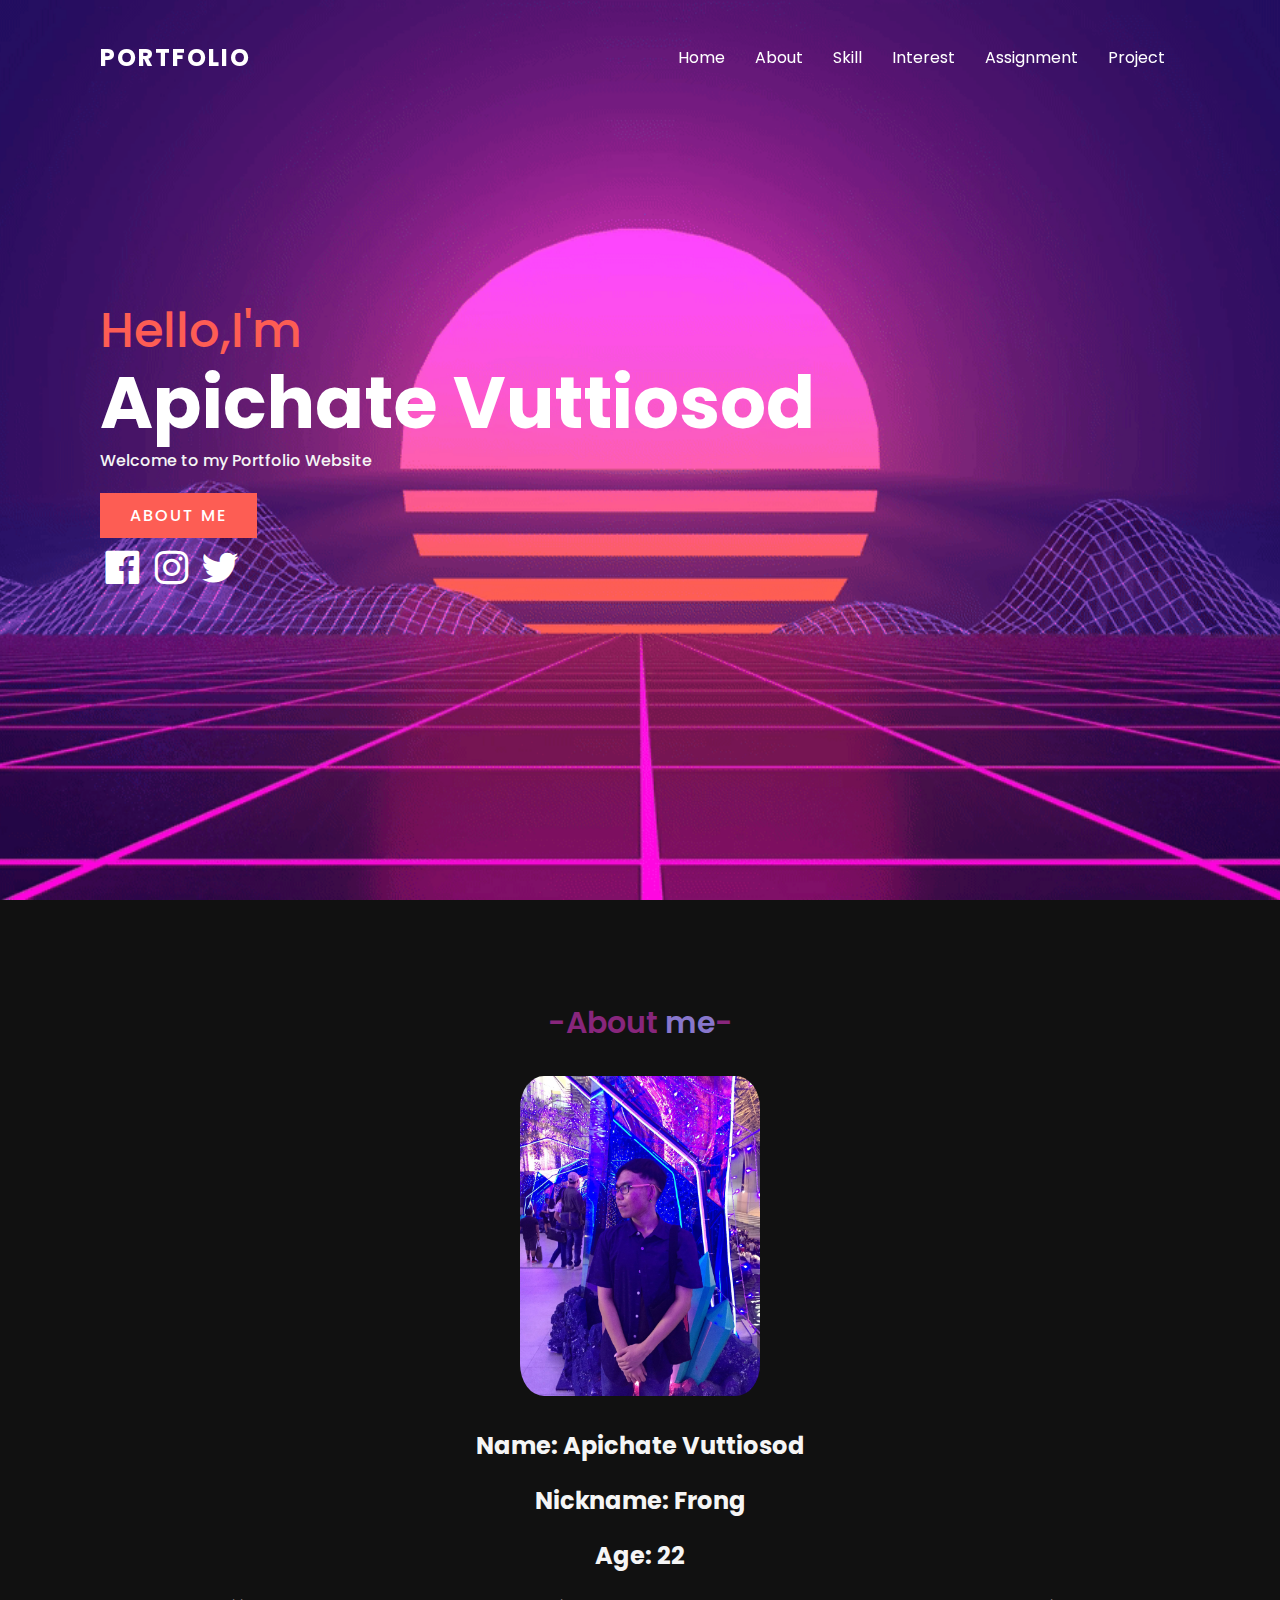
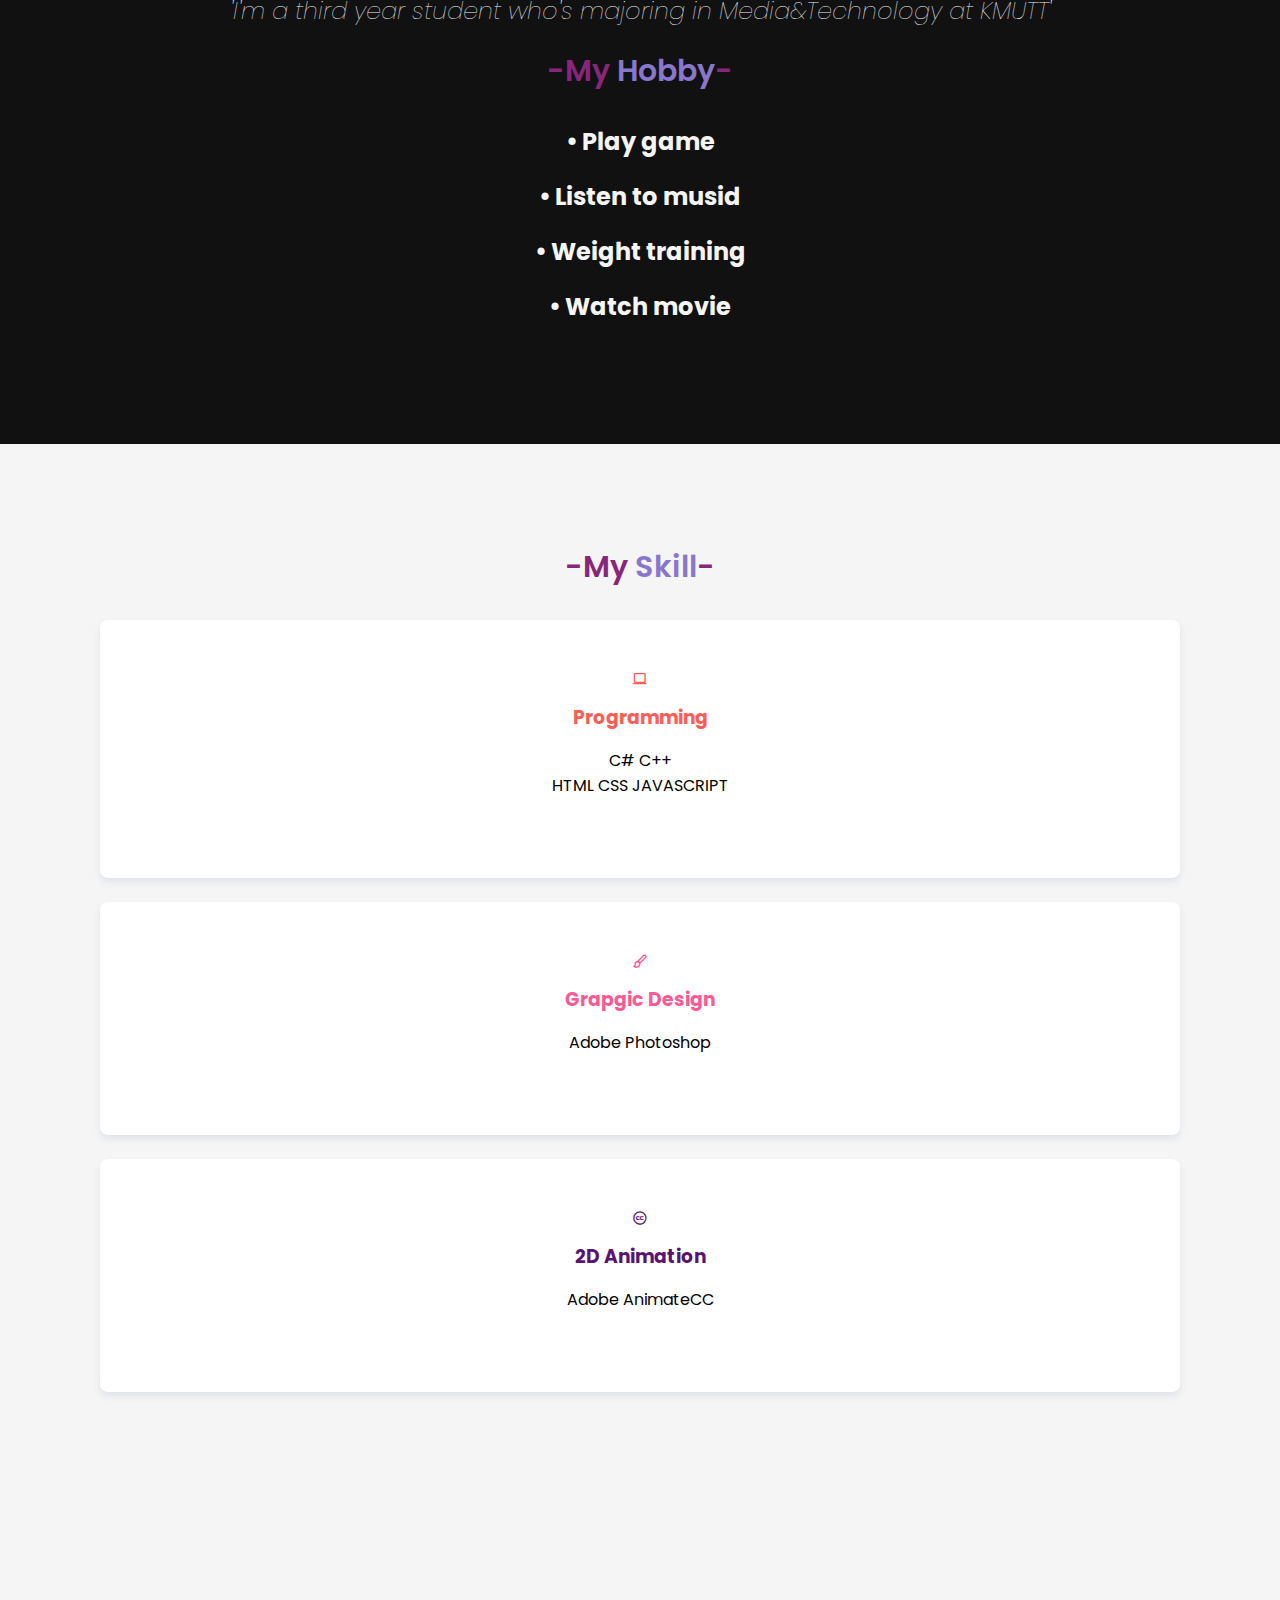
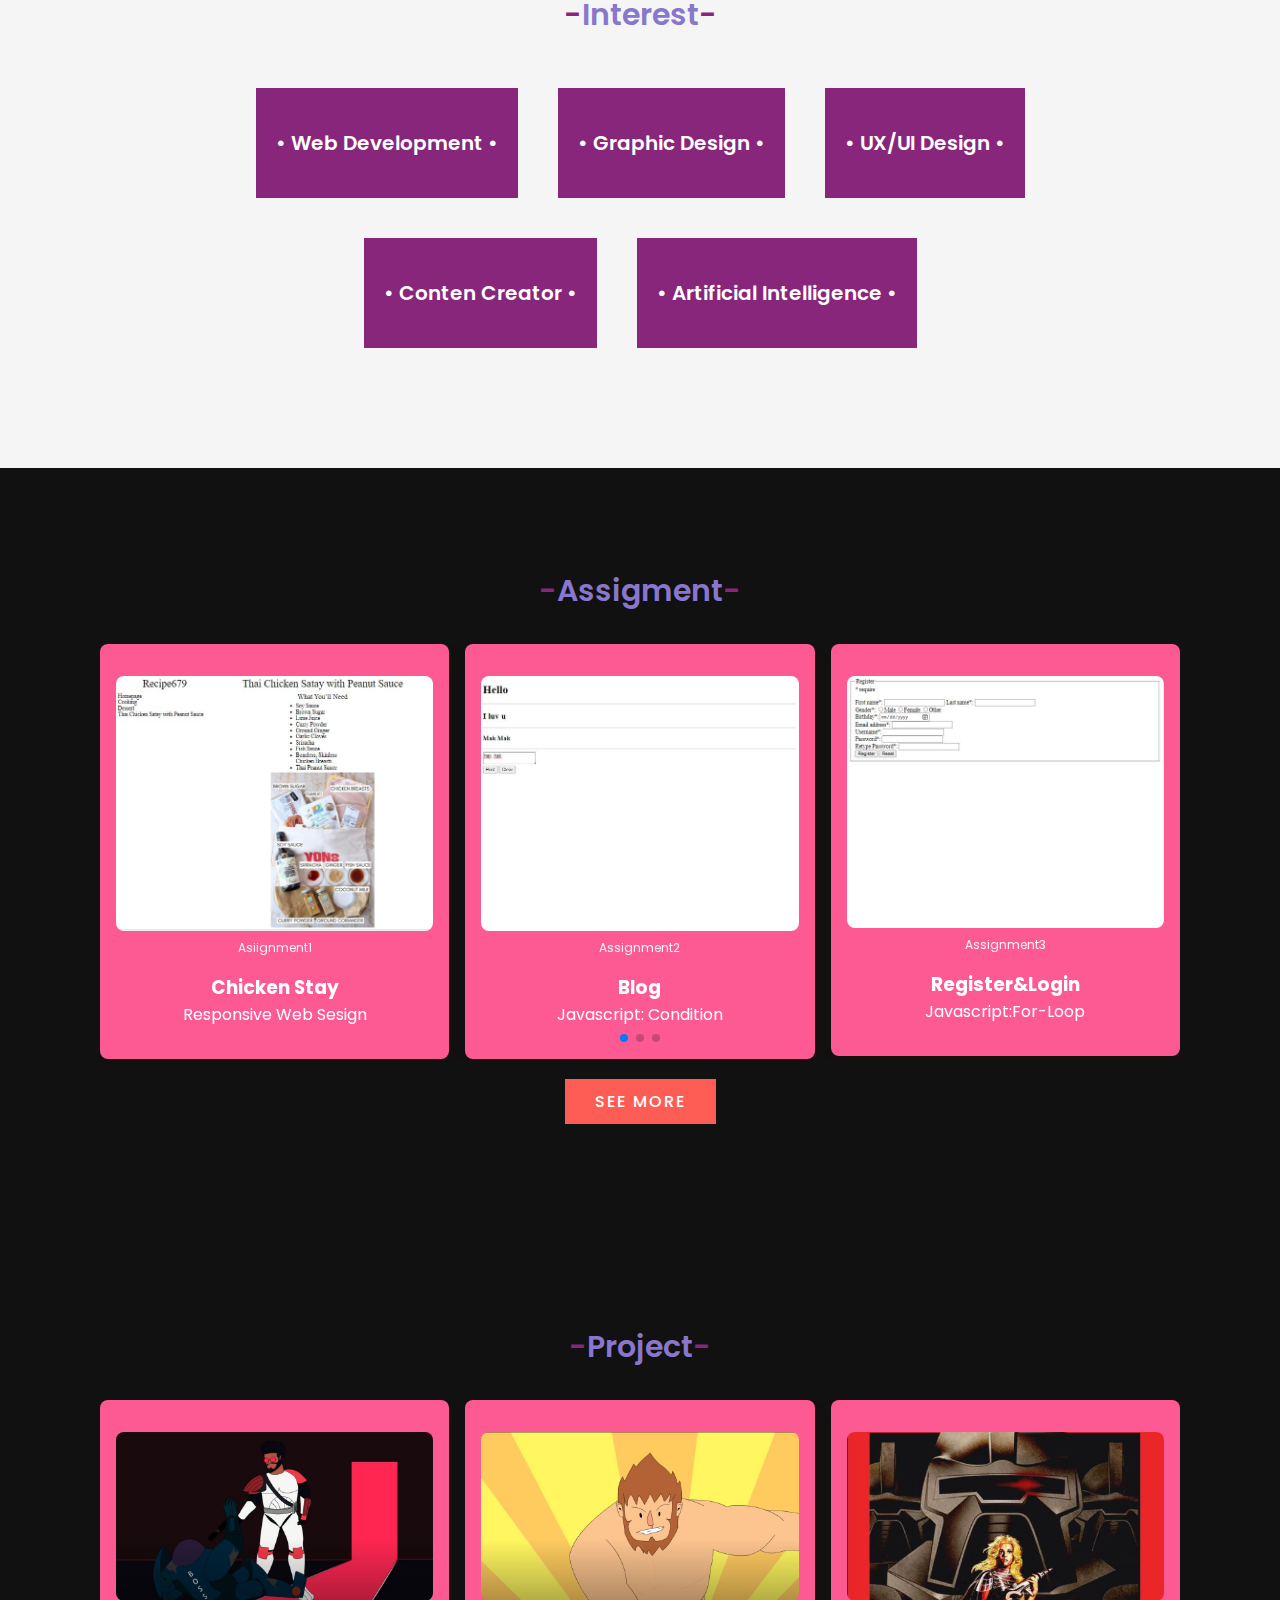
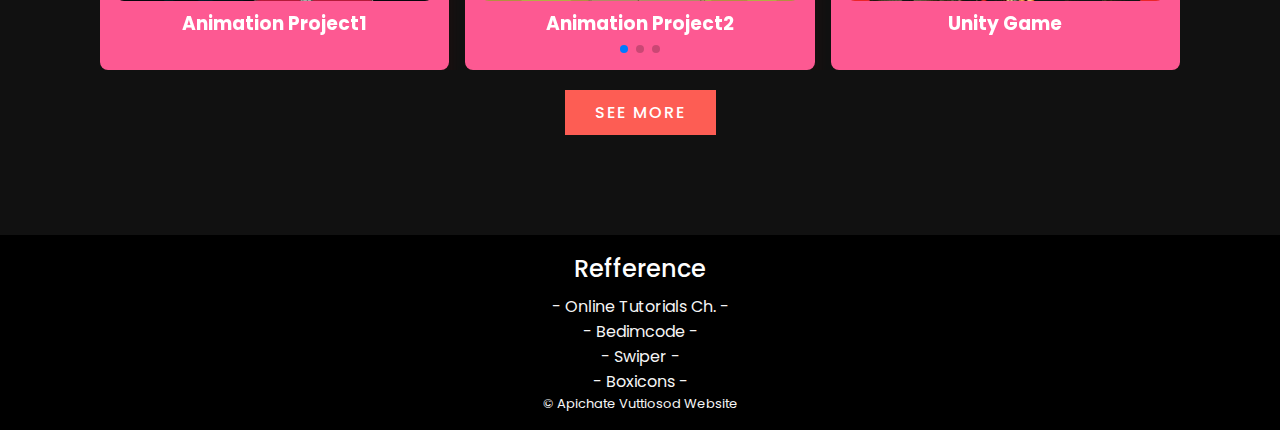
<file: index.html>
<!DOCTYPE html>
<html lang="en">
<head>
    <meta charset="UTF-8">
    <meta http-equiv="X-UA-Compatible" content="IE=edge">
    <meta name="viewport" content="width=device-width, initial-scale=1.0">

    <link rel="stylesheet" href="./css/style.css">
    <link rel="stylesheet" href="./css/swiper-bundle.min.css">
    <link href='https://cdn.jsdelivr.net/npm/boxicons@2.0.5/css/boxicons.min.css' rel='stylesheet'>
    <title>Portfolio</title>

</head>
<body>

    <!--=============START OF HEADER===================-->
    <header>
        <a href="#home" class="logo">Portfolio</a>
        <div class="toggle" onclick="toggleMenu();"></div>
        <ul class="menu">
            <li><a href="#home">Home</a></li>
            <li><a href="#about">About</a></li>
            <li><a href="#skill">Skill</a></li>
            <li><a href="#interest">Interest</a></li>
            <li><a href="#assignment">Assignment</a></li>
            <li><a href="#project">Project</a></li>
        </ul>
    </header>
    <!--=============END OF HEADER===================-->

    <!--=============START OF BANNER===================-->
    <section class="banner" id="home">
        <div class="textBox">
            <h2>Hello,I'm<br><span class="pink">Apichate </span><span class="violet" >Vuttiosod</span></h2>
            <h3>Welcome to my Portfolio Website</h3>
            <a href="#about" class="btn">About me</a>
            <div class="home_social">
                <a href="https://www.facebook.com/apichate.vuttiosod/" target="_blank" class="home__social-icon"><i class='bx bxl-facebook-square'></i></a>
                <a href="https://www.instagram.com/frongy_z/" target="_blank" class="home__social-icon"><i class='bx bxl-instagram'></i></a>
                <a href="https://twitter.com/" target="_blank" class="home__social-icon"><i class='bx bxl-twitter'></i></a>
            </div>
        </div>
    </section>
    <!--=============END OF BANNER===================-->

    <!--=============START OF ABOUT===================-->
    <section class="about" id="about">
        <div class="heading" data-aos="fade-up">
            <h2>-About <span class="pink">me</span>-</h2>
        </div>
        <div class="content no flex">
            <div class="w50">
                <img src="./pic/pro.jpg" class="img">
            </div><br>
            <div class="contentBox">
                <h3>Name: Apichate Vuttiosod</h3>
                <h3>Nickname: Frong</h3>
                <h3>Age: 22</h3>
                <h3 class="italic">'I'm a third year student who's majoring in Media&Technology at KMUTT'</h3>
            </div>
        </div>  
        <!--=============START OF HOBBY===================-->
        <div class="content no flex">
            <div class="hobby">
                <div class="heading" data-aos="fade-up">
                   <h2>-My <span class="pink">Hobby</span>-</h2>
                </div>
                <div class="contentBox">
                  <h3>• Play game</h3>
                  <h3>• Listen to musid</h3>
                  <h3>• Weight training</h3>
                  <h3>• Watch movie</h3>
                </div> 
              </div>
        </div>
        <!--=============END OF HOBBY===================-->
    </section>
    <!--=============END OF ABOUT===================-->

    <!--=============END OF Skill===================-->
    <section class="services" id="skill">
        <div class="heading">
            <h2>-My <span class="pink">Skill</span>-</h2>
        </div>
        <div class="services__container bd-grid">
            <div class="services__data">
                <i class='bx bx-laptop services__icon1'></i>
                <h3 class="services__title1">Programming</h3>
                <p class="services__description">C# C++<br>HTML CSS JAVASCRIPT</p>
            </div>

            <div class="services__data">
                <i class='bx bx-paint services__icon2'></i>
                <h3 class="services__title2">Grapgic Design</h3>
                <p class="services__description">Adobe Photoshop</p>
            </div>

            <div class="services__data">
                <i class='bx bxl-creative-commons services__icon3'></i>
                <h3 class="services__title3">2D Animation</h3>
                <p class="services__description">Adobe AnimateCC</p>
            </div>
        </div>
     </section>
    <!--=============END OF Skill===================-->

    <!--=============END OF Interest===================-->
    <section class="services" id="interest">
        <div class="heading">
            <h2>-<span class="pink">Interest</span>-</h2>
        </div>
        <div class="content">
            <div class="servicesBx">
               <h2>• Web Development •</h2>
            </div>
           <div class="servicesBx">
               <h2>• Graphic Design •</h2>
           </div>
           <div class="servicesBx">
              <h2>• UX/UI Design •</h2>

            </div>
           <div class="servicesBx">
                <h2>• Conten Creator •</h2>
            </div>
            <div class="servicesBx">
                <h2>• Artificial Intelligence •</h2>
            </div>
        </div>
    </section>
    <!--=============END OF Interest===================-->

    <!--=============START OF ASSIGNMENT===================-->
    <section class="testimonial bd-container section" id="assignment">
        <div class="heading">
            <h2>-<span class="pink">Assigment</span>-</h2>
        </div>
        <div class="testimonial__container swiper-container">
            <div class="swiper-wrapper">
                <div class="testimonial__content swiper-slide">
                    <img src="./pic/food.JPG" alt="" class="testimonial__img">
                    <span class="testimonial__client">Asiignment1</span>
                    <h3 class="testimonial__title">Chicken Stay</h3>
                    <p class="testimonial__description">Responsive Web Sesign</p>
                </div>
                <div class="testimonial__content swiper-slide">
                    <img src="./pic/blog.JPG" alt="" class="testimonial__img">
                    <span class="testimonial__client">Assignment2</span>
                    <h3 class="testimonial__title">Blog</h3>
                    <p class="testimonial__description">Javascript: Condition</p>
                </div>
                <div class="testimonial__content swiper-slide">
                    <img src="./pic/regist.JPG" alt="" class="testimonial__img">
                    <span class="testimonial__client">Assignment3</span>
                    <h3 class="testimonial__title">Register&Login</h3>
                    <p class="testimonial__description">Javascript:For-Loop</p>
                </div>
            </div>
            <div class="swiper-pagination"></div>
        </div>
        <div class="wrapper">
            <a href="./assignment.html" class="btn1">See more</a>
        </div>
    </section>
    <!--=============END OF ASSIGNMENT===================-->

    <!--=============Start OF Project===================-->
    <section class="testimonial bd-container section" id="project">
        <div class="heading">
            <h2>-<span class="pink">Project</span>-</h2>
        </div>
        <div class="testimonial__container swiper-container">
            <div class="swiper-wrapper">
                <div class="testimonial__content swiper-slide">
                    <img src="./pic/anime1.JPG" alt="" class="testimonial__img">
                    <h3 class="testimonial__title">Animation Project1</h3>
                </div>
                <div class="testimonial__content swiper-slide">
                    <img src="./pic/anime2.JPG" alt="" class="testimonial__img">
                    <h3 class="testimonial__title">Animation Project2</h3>
                </div>
                <div class="testimonial__content swiper-slide">
                    <img src="./pic/post.JPG" alt="" class="testimonial__img">
                    <h3 class="testimonial__title">Unity Game</h3>
                </div>
            </div>
            <div class="swiper-pagination"></div>
        </div>
        <div class="wrapper">
            <a href="./project.html" class="btn1">See more</a>
        </div>
    </section>
    <!--=============End OF Project===================-->
     
    <!--=====Start OF FOOTER =====-->
    <footer class="footer">
        <div class="footer__container">
            <div class="Ref">Refference 
            </div>
            <div class="textLink">
                <a href="https://www.youtube.com/channel/UCbwXnUipZsLfUckBPsC7Jog" class="text">- Online Tutorials Ch. -</a><br>
                <a href="https://www.buymeacoffee.com/bedimcode" class="text">- Bedimcode -</a><br>
                <a href="https://swiperjs.com/" class="text">- Swiper -</a><br>
                <a href="https://boxicons.com/" class="text">- Boxicons -</a>
            </div>
            <div class="footer__copy">&#169; Apichate Vuttiosod Website</div>
        </div>

    </footer>
    <!--=====END OF FOOTER =====-->
        
    <!-- ===== SWIPER JS ===== -->
    <script src="./js/swiper-bundle.min.js"></script>
    
    <!--===== MAIN JS =====-->
    <script src="./js/main.js"></script>

</body>
</html>
</file>
<file: Blogger/index.html>
<!DOCTYPE html>
<html>

<head>
    <meta charset='utf-8'>
    <meta http-equiv='X-UA-Compatible' content='IE=edge'>
    <title>Blogger</title>
    <meta name='viewport' content='width=device-width, initial-scale=1'>
    <script src='main.js'></script>
</head>

<body>
    <h1>
        <div id="topic1"></div>
    </h1>
    <hr>
    <h2>
        <div id="comment1"></div>
    </h2>
    <hr>
    <h3>
        <div id="comment2"></div>
    </h3>
    <hr>
    <textarea name="text1" id="text1"></textarea>
    <br/>
    <button type="button" onclick="postFunction()">Post</button>
    <button type="button" onclick="clearFunction()">Clear</button>
</body>

</html>
</file>
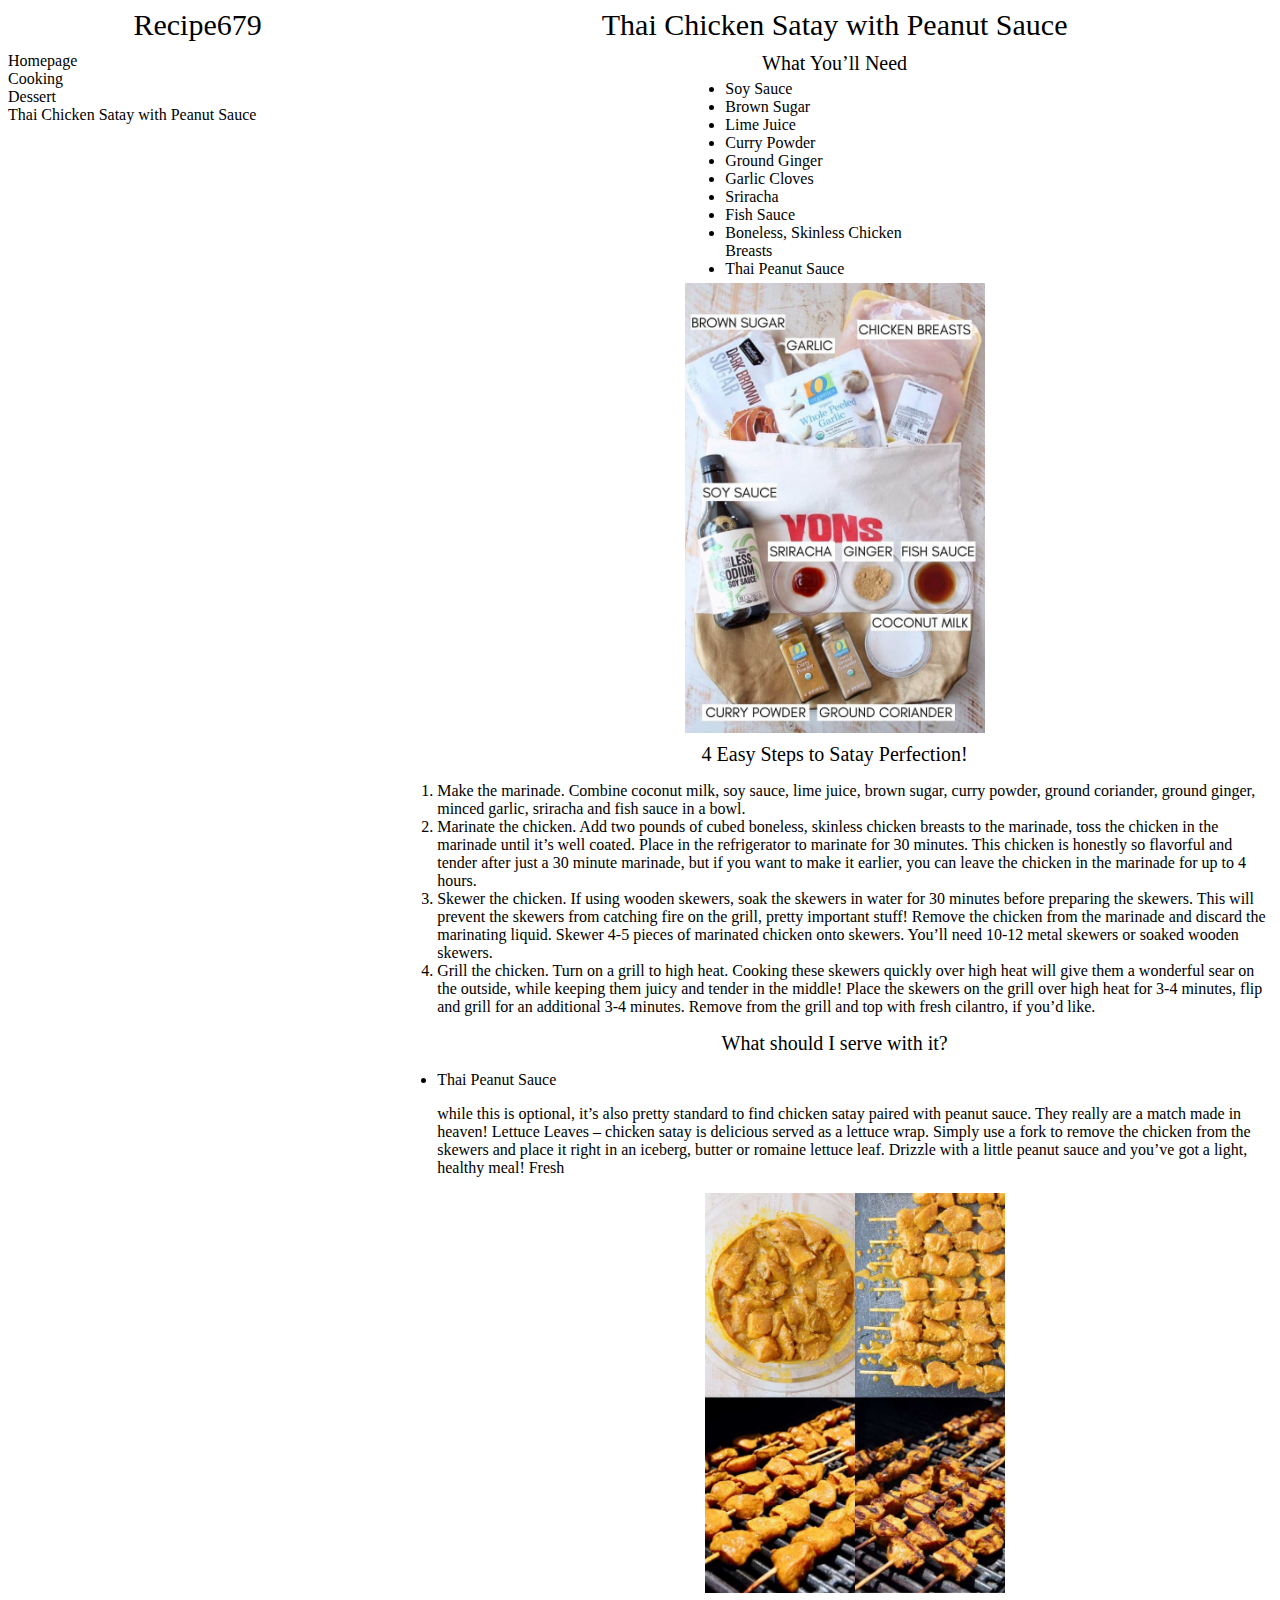
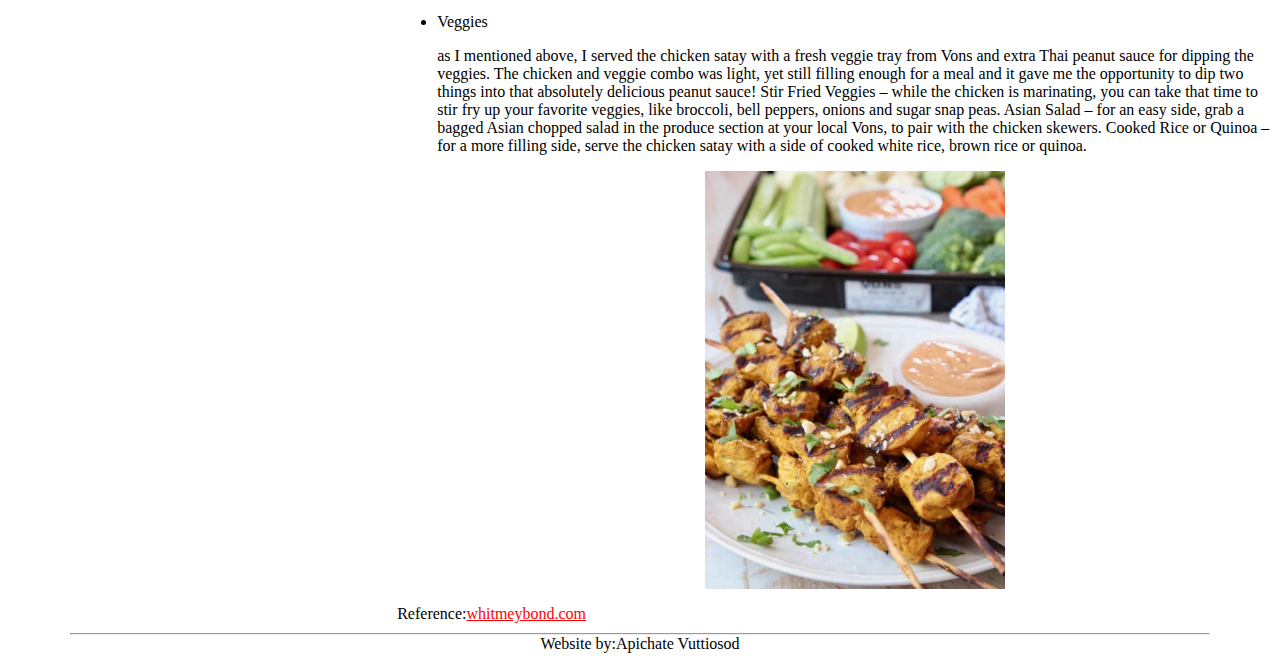
<file: Food2/index.html>
<!DOCTYPE html>
<html>
<head>
	<meta charset="UTF-8">
    <meta http-equiv="X-UA-Compatible" content="IE=edge">
    <meta name="viewport" content="width=device-width, initial-scale=1.0">
    <link rel='stylesheet' href="style.css">
    <title>Food Recipe</title>
</head>
<body>
	<div class="grid-container">
        <div id="logo">Recipe679</div>
        <div id="header">Thai Chicken Satay with Peanut Sauce</div>
        <div id="main2">
            Homepage <br>
			Cooking <br>
			Dessert <br>
			Thai Chicken Satay with Peanut Sauce <br>
		</div>
        <div id="main3">
            <div id="what">What You’ll Need</div>
			<ul class="mat_bul">
				<li>Soy Sauce</li>
				<li>Brown Sugar</li>
				<li>Lime Juice</li>
				<li>Curry Powder</li>
				<li>Ground Ginger</li>
				<li>Garlic Cloves</li>
				<li>Sriracha</li>
				<li>Fish Sauce</li>
				<li>Boneless, Skinless Chicken Breasts</li>
				<li>Thai Peanut Sauce </li>
			</ul>
            <div>
                <img class="material_pic" src="material.jpg" alt="materials">
            </div>
            <div id="step">4 Easy Steps to Satay Perfection!</div>
            <ol>
                <li>Make the marinade. Combine coconut milk, soy sauce, lime juice, brown sugar, curry powder, ground coriander, ground ginger, minced garlic, sriracha and fish sauce in a bowl.</li>
                <li>Marinate the chicken. Add two pounds of cubed boneless, skinless chicken breasts to the marinade, toss the chicken in the marinade until it’s well coated. Place in the refrigerator to marinate for 30 minutes. This chicken is honestly so flavorful and tender after just a 30 minute marinade, but if you want to make it earlier, you can leave the chicken in the marinade for up to 4 hours.</li>
                <li>Skewer the chicken. If using wooden skewers, soak the skewers in water for 30 minutes before preparing the skewers. This will prevent the skewers from catching fire on the grill, pretty important stuff! Remove the chicken from the marinade and discard the marinating liquid. Skewer 4-5 pieces of marinated chicken onto skewers. You’ll need 10-12 metal skewers or soaked wooden skewers.</li>
                <li>Grill the chicken. Turn on a grill to high heat. Cooking these skewers quickly over high heat will give them a wonderful sear on the outside, while keeping them juicy and tender in the middle! Place the skewers on the grill over high heat for 3-4 minutes, flip and grill for an additional 3-4 minutes. Remove from the grill and top with fresh cilantro, if you’d like.</li>
            </ol>
            <div id="serve">What should I serve with it?</div>
            <ul class="serve_bullet">
               <li>
                    Thai Peanut Sauce
                    <p>while this is optional, it’s also pretty standard to find chicken satay paired with peanut sauce. They really are a match made in heaven! Lettuce Leaves – chicken satay is delicious served as a lettuce wrap. Simply use a fork to remove the chicken from the skewers and place it right in an iceberg, butter or romaine lettuce leaf. Drizzle with a little peanut sauce and you’ve got a light, healthy meal! Fresh</p>
                </li>
                <img id="peanut" src="peanut.jpg" alt="peanut">
                <li>
                    Veggies
                    <p>
                        as I mentioned above, I served the chicken satay with a fresh veggie tray from Vons and extra Thai peanut sauce for dipping the veggies. The chicken and veggie combo was light, yet still filling enough for a meal and it gave me the opportunity to dip two things into that absolutely delicious peanut sauce! Stir Fried Veggies – while the chicken is marinating, you can take that time to stir fry up your favorite veggies, like broccoli, bell peppers, onions and sugar snap peas. Asian Salad – for an easy side, grab a bagged Asian chopped salad in the produce section at your local Vons, to pair with the chicken skewers. Cooked Rice or Quinoa – for a more filling side, serve the chicken satay with a side of cooked white rice, brown rice or quinoa.
                    </p>
                </li>
                <img id="vegie" src="veagie.jpg" alt="veagie">
            </ul>
            <div class="Ref">
                Reference:<a href=https://whitneybond.com/chicken-satay>whitmeybond.com</a>
            </div>
        </div>
        <div id="footer">
            <hr class="solid">
            Website by:Apichate Vuttiosod
        </div>
	</div>
</body>
</html>
</file>
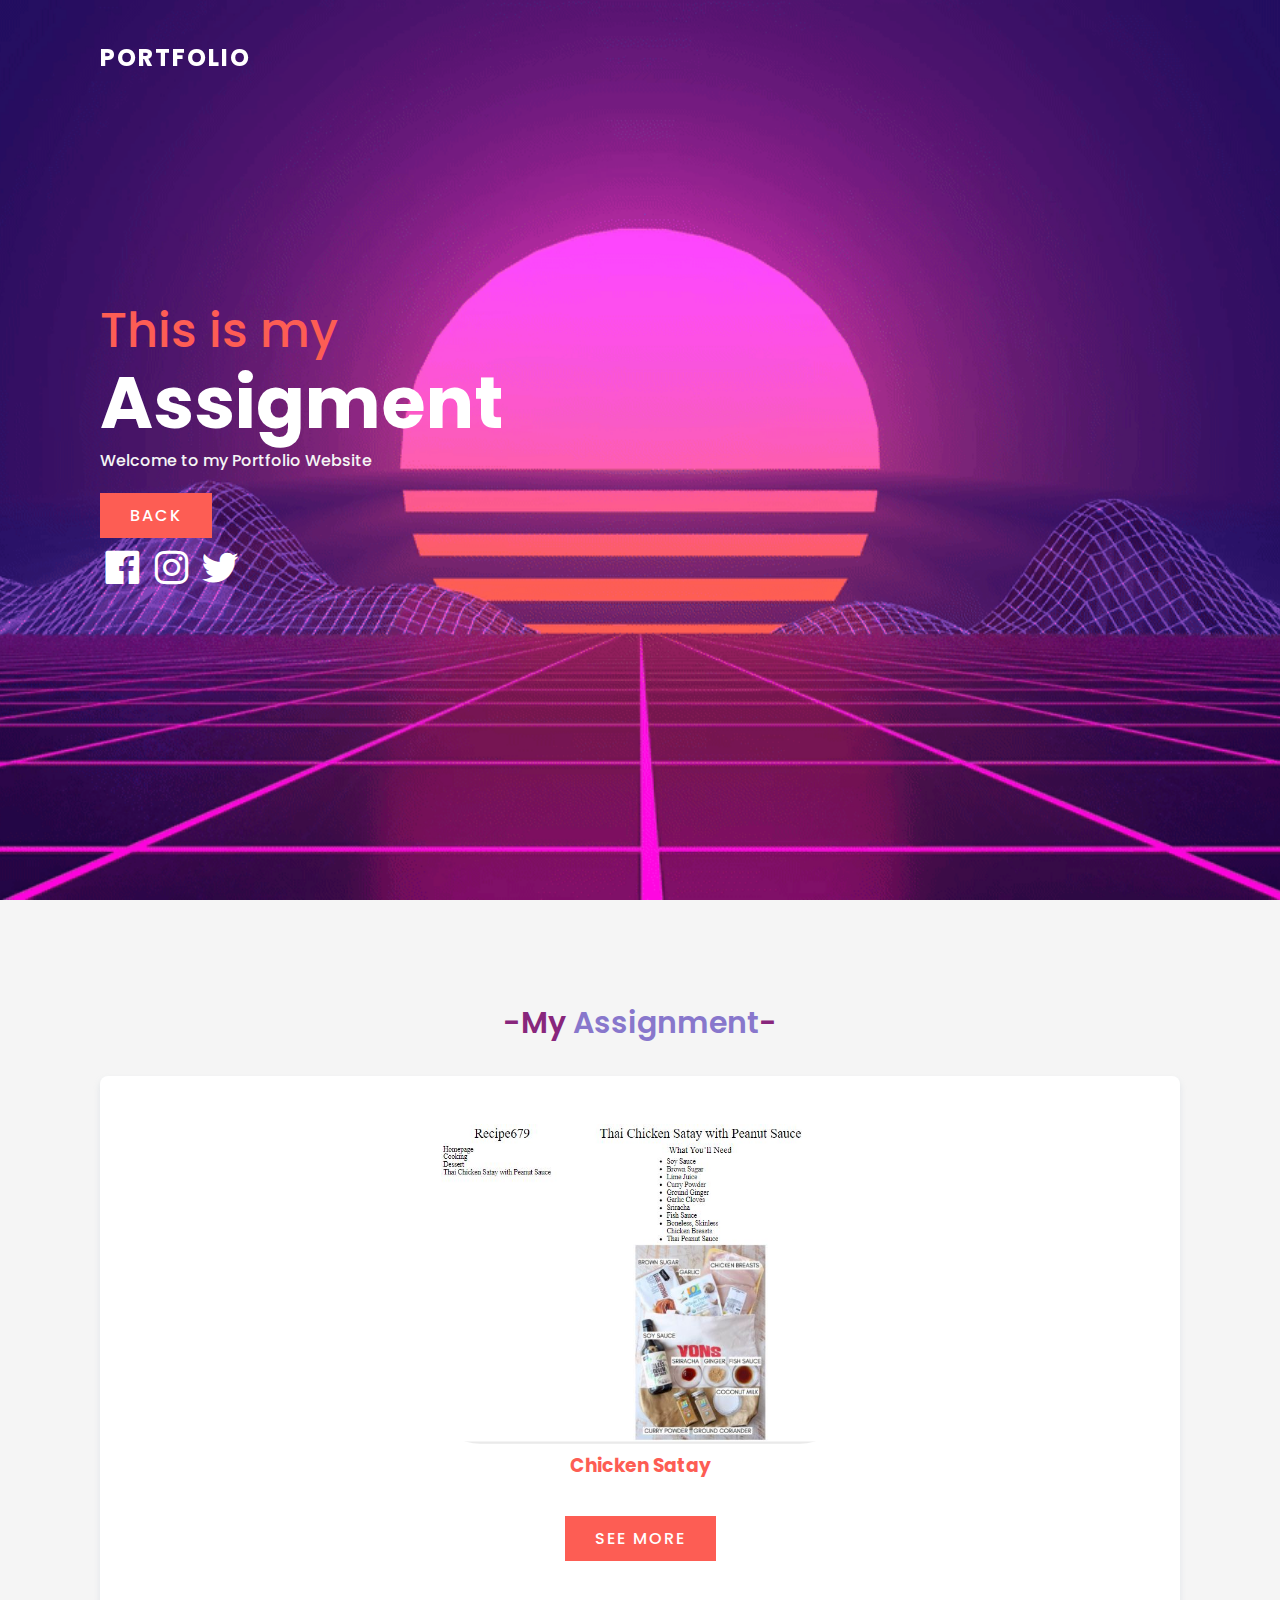
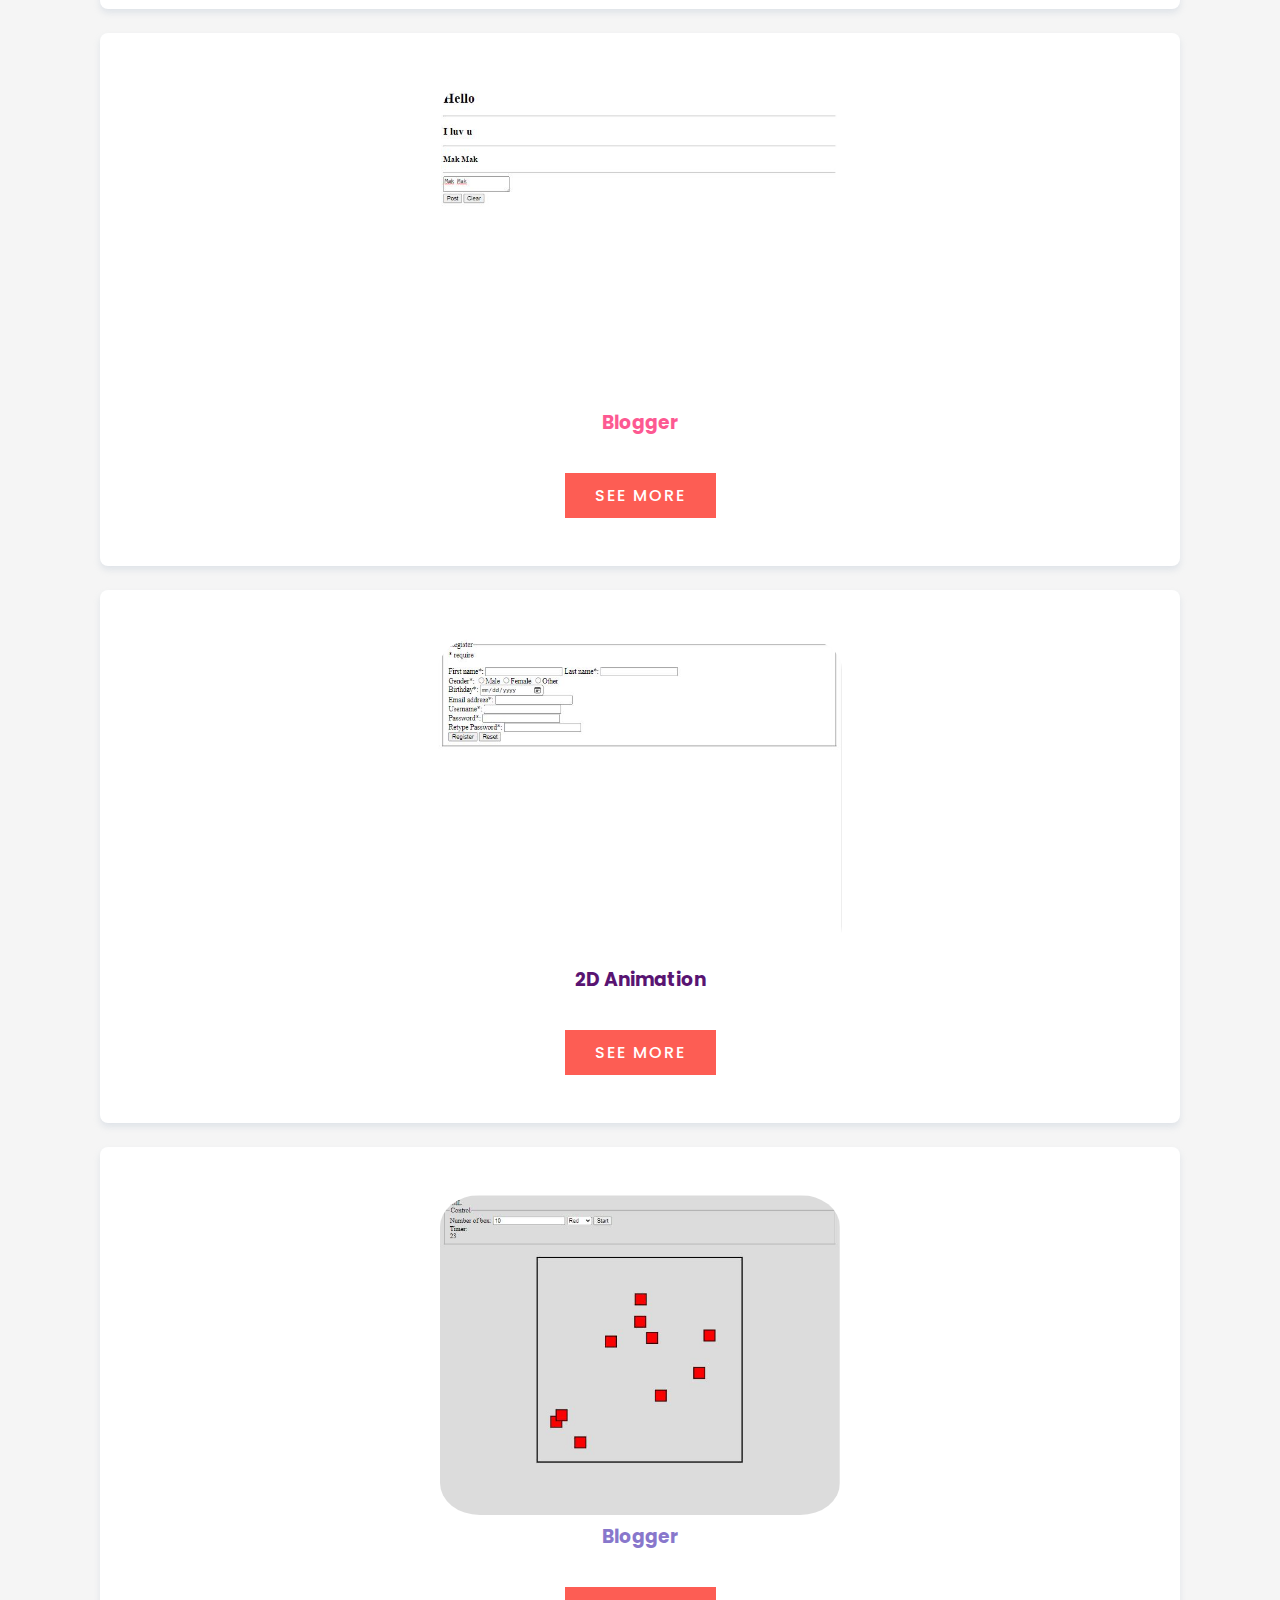
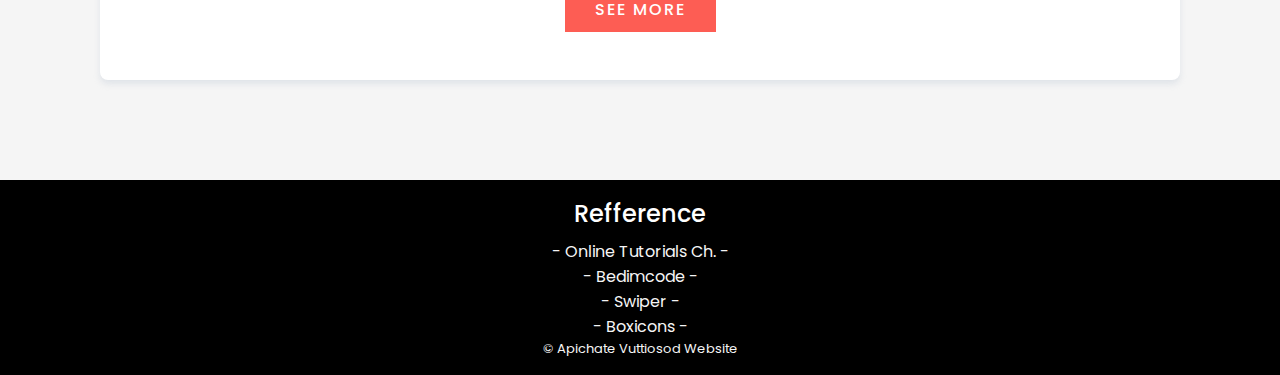
<file: assignment.html>
<!DOCTYPE html>
<html lang="en">
<head>
    <meta charset="UTF-8">
    <meta http-equiv="X-UA-Compatible" content="IE=edge">
    <meta name="viewport" content="width=device-width, initial-scale=1.0">

    <link rel="stylesheet" href="./css/style.css">
    <link rel="stylesheet" href="./css/swiper-bundle.min.css">
    <link href='https://cdn.jsdelivr.net/npm/boxicons@2.0.5/css/boxicons.min.css' rel='stylesheet'>
    <title>Portfolio</title>

</head>
<body>

    <!--=============START OF HEADER===================-->
    <header>
        <a href="#home" class="logo">Portfolio</a>
        
    </header>
    <!--=============END OF HEADER===================-->

    <!--=============START OF BANNER===================-->
    <section class="banner" id="home">
        <div class="textBox">
            <h2>This is my<br><span class="pink">Assigment</h2>
            <h3>Welcome to my Portfolio Website</h3>
            <a href="./Index.html" class="btn">Back</a>
            <div class="home_social">
                <a href="https://www.facebook.com/apichate.vuttiosod/" target="_blank" class="home__social-icon"><i class='bx bxl-facebook-square'></i></a>
                <a href="https://www.instagram.com/frongy_z/" target="_blank" class="home__social-icon"><i class='bx bxl-instagram'></i></a>
                <a href="https://twitter.com/" target="_blank" class="home__social-icon"><i class='bx bxl-twitter'></i></a>
            </div>
        </div>
    </section>
    <!--=============END OF BANNER===================-->

     <!--=============START OF ASSIGMENT===================-->
    <section class="services" id="skill">
        <div class="heading">
            <h2>-My <span class="pink">Assignment</span>-</h2>
        </div>
        <div class="services__container bd-grid">
            <div class="services__data">
                <img src="/pic/food.JPG">
                <h3 class="services__title1">Chicken Satay</h3>
                <a href="./Food2/index.html" class="btn">See More</a>
            </div>

            <div class="services__data">
                <img src="/pic/blog.JPG">
                <h3 class="services__title2">Blogger</h3>
                <a href="./Blogger/index.html" class="btn">See More</a>
            </div>

            <div class="services__data">
                <img src="/pic/regist.JPG">
                <h3 class="services__title3">2D Animation</h3>
                <a href="./Regist/register.html" class="btn">See More</a>
            </div>

            <div class="services__data">
                <img src="/pic/game.JPG">
                <h3 class="services__title4">Blogger</h3>
                <a href="./Game/Index.html" class="btn">See More</a>
            </div>
        </div>
     </section>
    <!--=============END OF Assignment===================-->

    <!--=====Start OF FOOTER =====-->
    <footer class="footer">
        <div class="footer__container">
            <div class="Ref">Refference 
            </div>
            <div class="textLink">
                <a href="https://www.youtube.com/channel/UCbwXnUipZsLfUckBPsC7Jog" class="text">- Online Tutorials Ch. -</a><br>
                <a href="https://www.buymeacoffee.com/bedimcode" class="text">- Bedimcode -</a><br>
                <a href="https://swiperjs.com/" class="text">- Swiper -</a><br>
                <a href="https://boxicons.com/" class="text">- Boxicons -</a>
            </div>
            <div class="footer__copy">&#169; Apichate Vuttiosod Website</div>
        </div>

    </footer>
    <!--=====END OF FOOTER =====-->

    <!-- ===== SWIPER JS ===== -->
    <script src="./js/swiper-bundle.min.js"></script>
    
    <!--===== MAIN JS =====-->
    <script src="./js/main.js"></script>

</body>
</html>
</file>
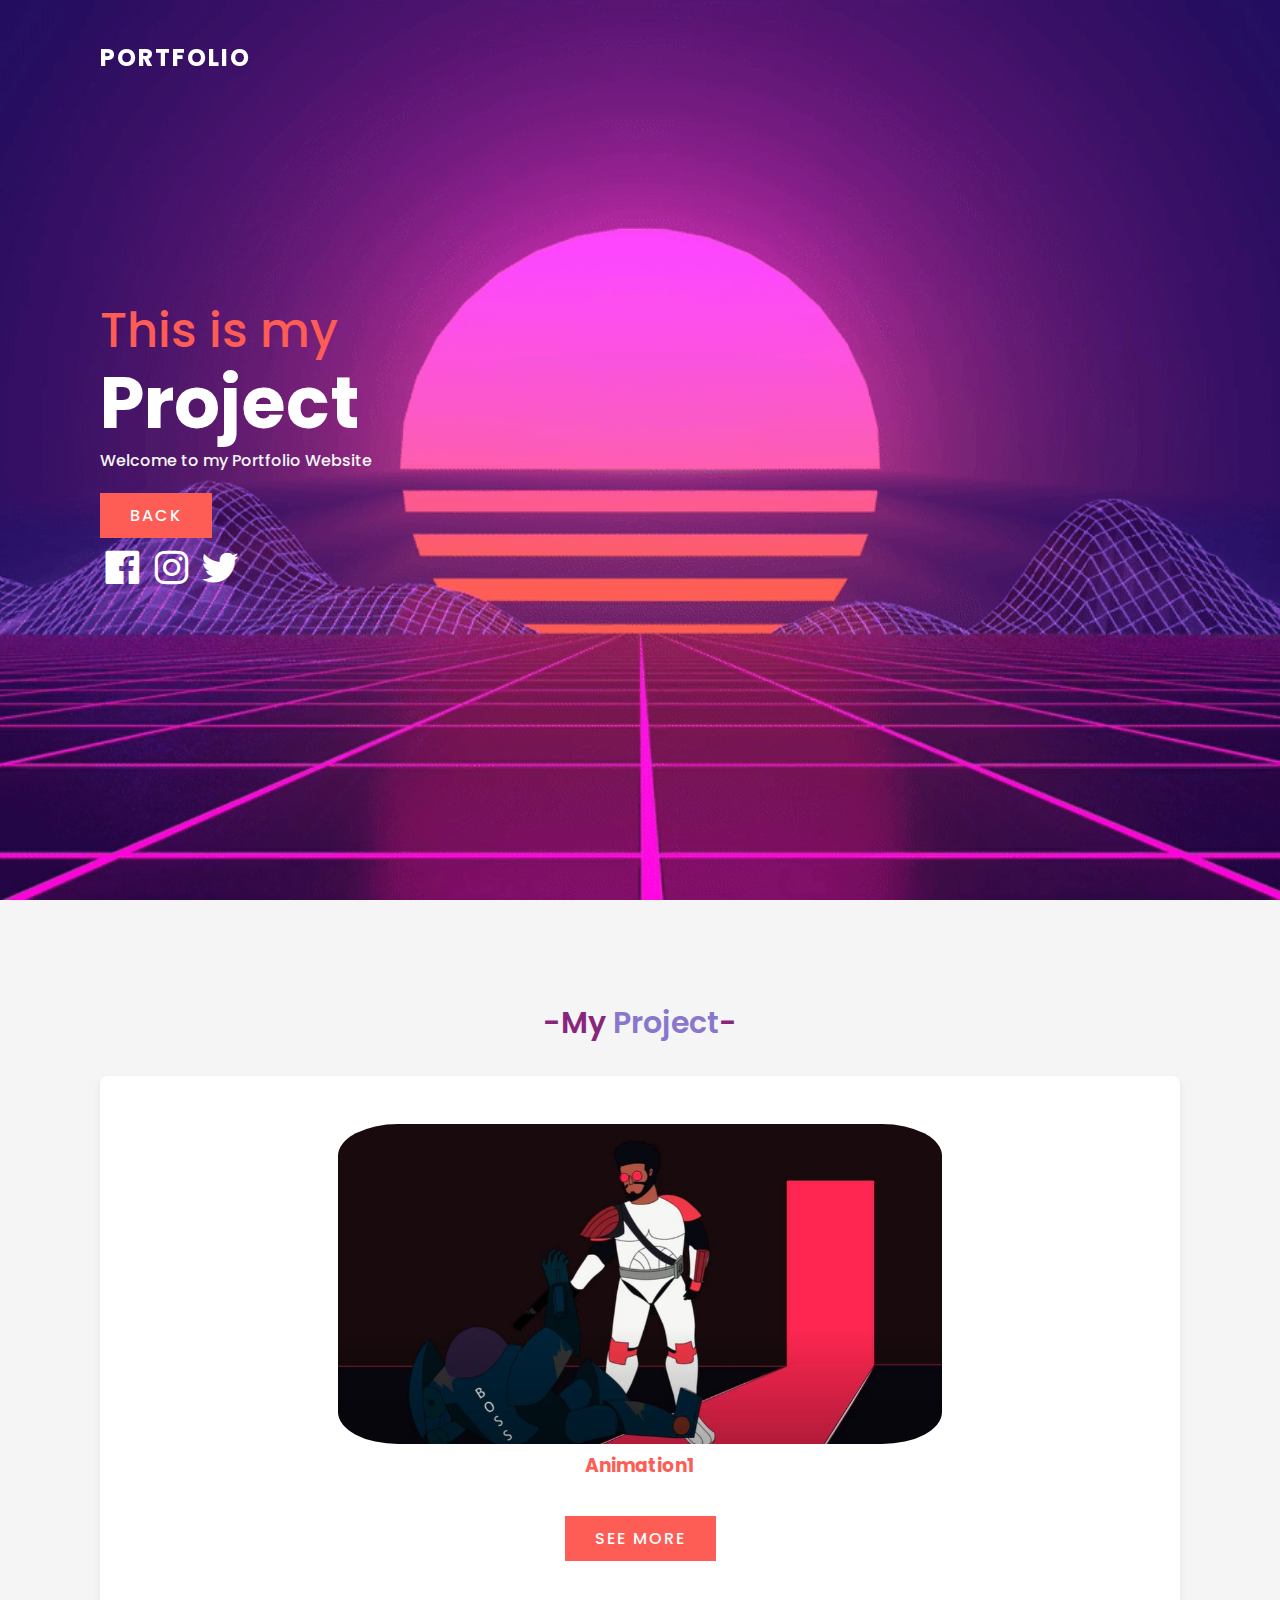
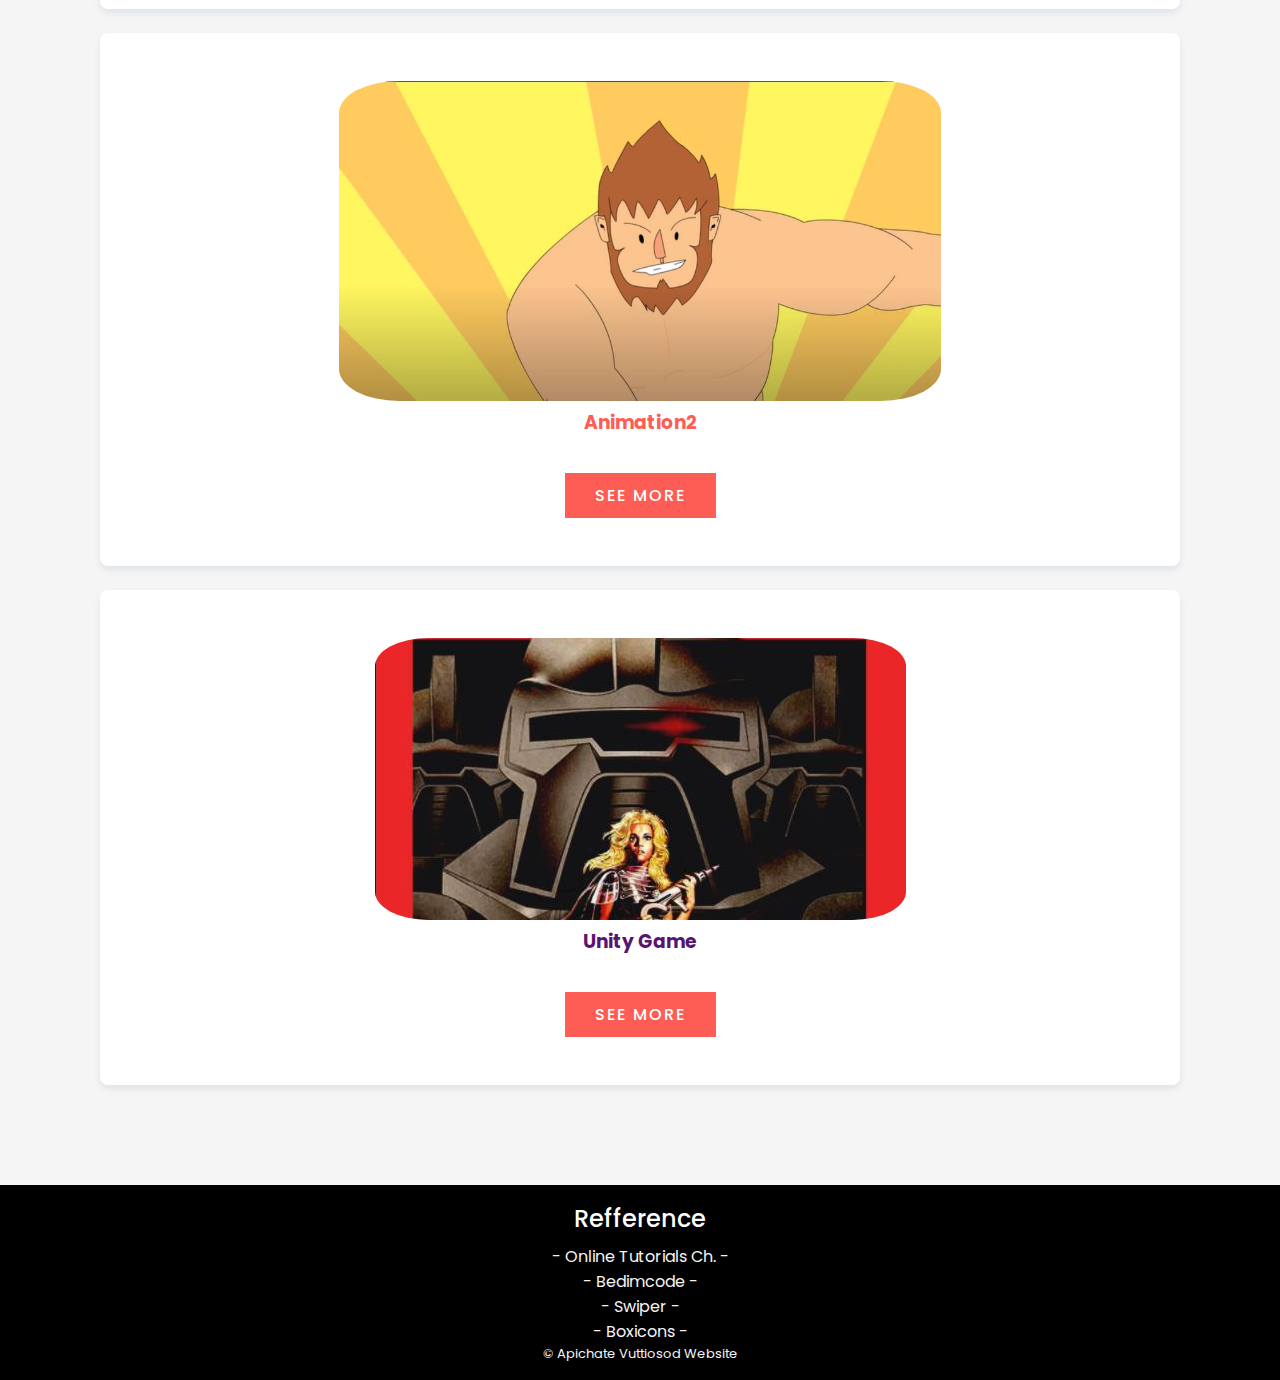
<file: project.html>
<!DOCTYPE html>
<html lang="en">
<head>
    <meta charset="UTF-8">
    <meta http-equiv="X-UA-Compatible" content="IE=edge">
    <meta name="viewport" content="width=device-width, initial-scale=1.0">

    <link rel="stylesheet" href="./css/style.css">
    <link rel="stylesheet" href="./css/swiper-bundle.min.css">
    <link href='https://cdn.jsdelivr.net/npm/boxicons@2.0.5/css/boxicons.min.css' rel='stylesheet'>
    <title>Portfolio</title>

</head>
<body>

    <!--=============START OF HEADER===================-->
    <header>
        <a href="#home" class="logo">Portfolio</a>
        
    </header>
    <!--=============END OF HEADER===================-->

    <!--=============START OF BANNER===================-->
    <section class="banner" id="home">
        <div class="textBox">
            <h2>This is my<br><span class="pink">Project</h2>
            <h3>Welcome to my Portfolio Website</h3>
            <a href="./Index.html" class="btn">Back</a>
            <div class="home_social">
                <a href="https://www.facebook.com/apichate.vuttiosod/" target="_blank" class="home__social-icon"><i class='bx bxl-facebook-square'></i></a>
                <a href="https://www.instagram.com/frongy_z/" target="_blank" class="home__social-icon"><i class='bx bxl-instagram'></i></a>
                <a href="https://twitter.com/" target="_blank" class="home__social-icon"><i class='bx bxl-twitter'></i></a>
            </div>
        </div>
    </section>
    <!--=============END OF BANNER===================-->

     <!--=============START OF ASSIGMENT===================-->
    <section class="services" id="skill">
        <div class="heading">
            <h2>-My <span class="pink">Project</span>-</h2>
        </div>
        <div class="services__container bd-grid">
            <div class="services__data">
                <img src="/pic/anime1.JPG">
                <h3 class="services__title1">Animation1</h3>
                <a href="https://drive.google.com/file/d/1JKlTzq8IW_oe-JpLM5tlAB_hDV7xWh6H/view?usp=sharing" class="btn">See More</a>
            </div>

            <div class="services__data">
                <img src="/pic/anime2.JPG">
                <h3 class="services__title1">Animation2</h3>
                <a href="https://drive.google.com/file/d/1GKRfRON6Ak25JspGvga9kcfbF8XSQiDQ/view?usp=sharing" class="btn">See More</a>
            </div>

            <div class="services__data">
                <img src="/pic/post.JPG">
                <h3 class="services__title3">Unity Game</h3>
                <a href="https://drive.google.com/file/d/1JKlTzq8IW_oe-JpLM5tlAB_hDV7xWh6H/view?usp=sharing" class="btn">See More</a>
            </div>
        </div>
     </section>
    <!--=============END OF Assignment===================-->

    <!--=====Start OF FOOTER =====-->
    <footer class="footer">
        <div class="footer__container">
            <div class="Ref">Refference 
            </div>
            <div class="textLink">
                <a href="https://www.youtube.com/channel/UCbwXnUipZsLfUckBPsC7Jog" class="text">- Online Tutorials Ch. -</a><br>
                <a href="https://www.buymeacoffee.com/bedimcode" class="text">- Bedimcode -</a><br>
                <a href="https://swiperjs.com/" class="text">- Swiper -</a><br>
                <a href="https://boxicons.com/" class="text">- Boxicons -</a>
            </div>
            <div class="footer__copy">&#169; Apichate Vuttiosod Website</div>
        </div>

    </footer>
    <!--=====END OF FOOTER =====-->

    <!-- ===== SWIPER JS ===== -->
    <script src="./js/swiper-bundle.min.js"></script>
    
    <!--===== MAIN JS =====-->
    <script src="./js/main.js"></script>

</body>
</html>
</file>
<file: css/style.css>
@import url("https://fonts.googleapis.com/css2?family=Poppins:wght@400;500;600;700&display=swap");
*{
    margin: 0;
    padding:0;
    box-sizing: border-box;
    font-family:'Poppins',sans-serif ;
    scroll-behavior: smooth;
}
section{
    padding: 100px;
}
/*=============================Banner==================================*/
.banner{
    position: relative;
    min-height: 100vh;
    background: url('../pic/ClearCarelessBeagle-size_restricted.gif');
    background-size: cover;
    background-position: center center;
    background-repeat: no-repeat;
    
    display:flex;
    justify-content: space-between;
    align-items: center;
}
.banner h2{
    font-size: 3em;
    color: #FD5D54;
    font-weight: 500;
    line-height: 1.5em;
}
.banner h2 span{
    font-size: 1.5em;
    font-weight: 700;
}
.banner h3{
    font-size: 1em;
    color:whitesmoke;
    font-weight: 500;
}
.banner p{
    
    color: whitesmoke;
}
.btn{
    position:relative;
    background:#FD5D54;
    display:inline-block;
    color:#fff;
    margin-top: 20px;
    padding: 10px 30px;
    text-transform: uppercase;
    text-decoration: none;
    letter-spacing: 2px;
    font-weight: 500;
}
.btn:hover{
    
    background:#e44840;
    color:#fff;
    
}
.banner .textBox .pink{
    color: #fff;
}
.banner .textBox .violet{
    color: #fff;
}
.banner .textBox .home__social {
    
    display: flex;
    flex-direction: column;
    position:relative;
   
}
.home__social-icon {
    width: max-content;
    font-size: 2.8rem;
    color: #fff;
} 
.home__social-icon:hover {
    color:#FD5D54;
}
/*=============================Banner==================================*/

/*=============================Header==================================*/
header{
    position: fixed;
    top:0;
    left: 0;
    width:100%;
    padding: 40px 100px;
    z-index:1000;
    display: flex;
    justify-content: space-between;
    align-items: center;
}
header.sticky{
    background: #591472;
    padding: 20px 100px;
    box-shadow: 0 5px 20px rgba(0,0,0,0,1);
}
header .logo{
    color: #fff;
    font-size: 24px;
    text-transform: uppercase;
    text-decoration: none;
    font-weight: 700;
    letter-spacing: 2px;
}
header .sticky .logo{
   color: whitesmoke;
}
header ul{
    position: relative;
    display: flex;
}
header ul li{
    position:relative; 
    list-style:none;
}
header ul li a{
    position: relative;
    display: inline-block;
    margin: 0 15px;
    color: #fff;
    text-decoration: none;
}
header ul li a:hover{
    color:#FD5D54 ;  
}
header.sticky ul li a{
    color:whitesmoke;
}
header.sticky ul li a:hover{
    color:#FD5D54;
}
.heading h2{
    font-weight: 600;
    font-size: 30px;
}
/*=============================Banner==================================*/

/*=============================About==================================*/
.about{
    background-color: #111;
}
.heading{
    width :100%;
    text-align: center;
    margin-bottom: 30px;
}
.heading h2{
    font-weight: 600;
    font-size: 30px;
    color:#88267C;
}
.heading h2 .pink{
    font-weight: 600;
    font-size: 30px;
    color:#87C;
}
.content.no.flex{
    color: whitesmoke;
    justify-content: space-between;
    text-align: center;
    align-content: center;
}
.contentBox h3{
    font-size: 24px;
    margin-bottom: 20px;
}
.contentBox h3.italic{
    font-size: 24px;
    margin-bottom: 20px;
    font-weight: lighter;
    font-style: italic;
}
.w50{
    min-width: 50%; ;

}
img{
    max-height: 20rem;
    border-radius: 10%;
}
/*=============================Banner==================================*/

/*=============================Assignment+Project==================================*/
.testimonial.bd-container.section{
    background-color:#111;
}
.testimonial__content {
    height: 30px;
    display: grid;
    background-color: #FD5992;
    color: white;
    border-radius: .5rem;
    padding: 2rem 1rem;
    text-align: center;
    box-shadow: 5px 10px 10px rgba(47, 10, 13, 0.25);
}
.testimonial__content:hover {
    background-color:#FD5D54;
}
.testimonial__img {
    width: 100%;
    height: auto;
    border-radius: .5rem;
    justify-self: center;
    margin-bottom: .5rem;
}
  
.testimonial__client {
    font-size: .75rem;
    color: whitesmoke;
    margin-bottom: 1rem;
}
  
.swiper-pagination {
    position: initial;
}
  
.swiper-pagination-bullet-active {
    background-color: var(--first-color);
}
.wrapper{
    text-align: center;
}
.wrapper .btn1{
    position:relative;
    background:#FD5D54;
    display:inline-block;
    color:#fff;
    margin-top: 20px;
    padding: 10px 30px;;
    text-transform: uppercase;
    text-decoration: none;
    letter-spacing: 2px;
    font-weight: 500;
    text-align: center;
}
.btn1:hover{
    background:#e44840;
    color:#fff;
}
/*=============================Assignment+Project==================================*/

/*=============================Skill==================================*/
.services{
    background-color:whitesmoke;
}
.services__data {
    padding: 3rem 1rem;
    background-color: #FFF;
    border-radius: .5rem;
    text-align: center;
    transition: .4s;
    box-shadow: 0 4px 6px rgba(174, 190, 205, 0.3);
}
.services__container.bd-grid {
    display: grid;
    gap: 1.5rem;
}
.services__data:hover {
    transform: translateY(-0.5rem);
    box-shadow: 0 6px 8px rgba(174, 190, 205, 0.4);
}
.img{
    height:50%;
    width:auto;
}
  
.services__icon1, .services__title1 {
    margin-bottom: 1rem;
    color: #FD5D54;
}
.services__icon2, .services__title2 {
    margin-bottom: 1rem;
    color: #FD5992;
}
.services__icon3, .services__title3 {
    margin-bottom: 1rem;
    color: #591472;
}
.services__title4 {
    margin-bottom: 1rem;
    color: #87C
}
  
.services__icon {
    font-size: 3rem;
}
  
.services__title {
    font-size: 1.125rem;
}
.services__description {
    margin-bottom: 2rem;
}

/*=============================Interest==================================*/

.services .content{
    color:#fff;
    display:flex;
    justify-content:center;
    flex-wrap: wrap;
    flex-direction: row;
}
.services .content .servicesBx{
    padding: 40px 20px;
    background: #88267C;
    color: #fff;
    max-width:340px;
    margin:20px;
    text-align: center;
    transition: 0.5s;
}
.services .content .servicesBx:hover{
    background: #FD5D54;
}
.services .content .servicesBx h2{
    font-size: 20px;
    font-weight: 600;
}


/*=============================Footer==================================*/
.footer {
    background-color: black;
    color: white;
}
  
.footer__container {
    padding: 1rem 0;
    text-align: center;
}
  
.footer__container .Ref {
    font-size: 1.5rem;
    margin-bottom: .5rem;
    font-weight:  500;
}
.footer .footer__container .textLink a.text{
    text-decoration: none;
    font-size: 1rem;
    margin-top: .5rem;
    color:whitesmoke;
}
.footer__copy {
    font-size: .813rem;
    color: whitesmoke;
    text-align: center;
}
/**==================Responsive Part===================**/
@media (max-width:991px){
    header,
    header.sticky{
        padding: 20px 50px;
        z-index: 1000;
    }
    .menu{
        position: fixed;
        top: 75px;
        left: -100%;
        display: block;
        padding: 100px 50px;
        text-align: center;
        width:100%;
        height:100vh;
        background: #87C;
        color: whitesmoke;
        transition: 0.5s;
        z-index:999;
        border-top: 1px solid rgba(0,0,0,0,2);
    }
    .menu.active{
        Left:0;
    }
    header ul li a{
        color:whitesmoke;
        font-size: 24px;
        margin: 10px;
    }
    .toggle{
        width: 40px;
        height: 40px;
        background: url(/pic/menu.png);
        background-position: center;
        background-repeat: no-repeat;
        background-size: 30px;
        cursor: pointer;
    }
    .toggle.active{
        width: 40px;
        height: 40px;
        background: url(/pic/close.png);
        background-position: center;
        background-repeat: no-repeat;
        background-size: 25px;
        cursor: pointer;
    }
    header.sticky .toggle{
        color:#FD5D54;
    }
    section{
        padding: 100px 50px;
    }
    .banner{
        padding: 150px 50px 100px;
    }
    .banner h3{
        font-size: 1.5m;
    }
    .btn{
        margin-top: 10px ;
        padding:10px 20px ;
        font-size: 16px;
    }
    .heading h2{
        font-size: 24px;

    }
    .heading h3{
        font-size: 20px;

    }

}
</file>
<file: Food2/style.css>
.grid-container {
	display: grid;
	grid-template-columns: 30% auto;
	grid-gap: 10px;
}
.grid-container > div{
	font-size: 30px;
	text-align: left;
}
#logo{
    text-align:center;
}
#header{
	text-align:center;
}
#main2{
	text-align: left;
    font-size: 100%;
}
ul{
    margin: left;  /*ระยะขอบ ผลักอัตโนมัติ*/
}
.serve_bullet{
    margin: left;  /*ระยะขอบ ผลักอัตโนมัติ*/
}
ol{
    margin: left;  /*ระยะขอบ ผลักอัตโนมัติ*/  
}
#main3{
    text-align: left;
    font-size: 100%;
}
.mat_bul{
    margin: auto;  /*ระยะขอบ ผลักอัตโนมัติ*/
    width: 25%;   /*ความกว้าง*/
    padding: 5px;
}
.Ref{
    text-align: left;
    font-size :100%; 
}
.material_pic{
    display: block;   /*แสดงในบล็อก ในกล่อง*/
    margin-right: auto;  /*ระยะขอบขวา auto*/
    margin-left: auto;   /*ระยะขอบซ้าย auto*/
    margin-bottom: 10px;
    width:300px;
    height: auto;
 }
 #peanut{
    display: block;   /*แสดงในบล็อก ในกล่อง*/
    margin-bottom: 20px;
    margin-right: auto;  /*ระยะขอบขวา auto*/
    margin-left: auto;   /*ระยะขอบซ้าย auto*/
    width:300px;
    height: auto;
}
#vegie{
    display: block;   /*แสดงในบล็อก ในกล่อง*/
    margin-right: auto;  /*ระยะขอบขวา auto*/
    margin-left: auto;   /*ระยะขอบซ้าย auto*/
    margin-bottom: 10px;
    width:300px;
    height: auto;
}
#step{
    font-size: 20px;
    text-align: center;
}
#serve{
    font-size: 20px;
    text-align: center;
}
#what{
    font-size: 20px;
    text-align: center;
}
a:link{ /*pseudo class of link*/
    color: red;
}
a:visited{
    color: green;
}
a:hover{ /*ปลี่ยนสีตอนเมาส์วาง*/
    color:blue; 
}
hr.solid {
    margin: auto;  /*ระยะขอบ ผลักอัตโนมัติ*/
    width: 90%;   /*ความกว้าง*/
}
#footer{
    font-size: 100%;
    text-align: center;
    grid-column: 1 / span 2;
}
@media only screen and (max-width: 768px) {
	.grid-container {
		display: grid;
		grid-template-columns: auto;
		grid-gap: 10px;
	}
	#logo{
		grid-column: 1 / span 2;
	}
	#header{
		grid-column: 2 / span 1;
	}
	#main2{
		grid-column: 1 / span 1;
	}
	#main3{
		grid-column: 2 / span 1;
	}
	#footer{
		grid-column: 1 / span 2;
	}
}
@media only screen and (max-width: 480px) {
	.grid-container {
		  display: grid;
		  grid-template-columns: auto;
		  grid-gap: 10px;
	}
	#logo{
		grid-column: 1 / span 1;
	}
	#header{
		grid-column: 1 / span 1;
	}
	#main2{
		grid-column: 1 / span 1;
	}
	#main3{
		grid-column: 1 / span 1;
	}
	#footer{
		grid-column: 1 / span 1;
	}
}
</file>
